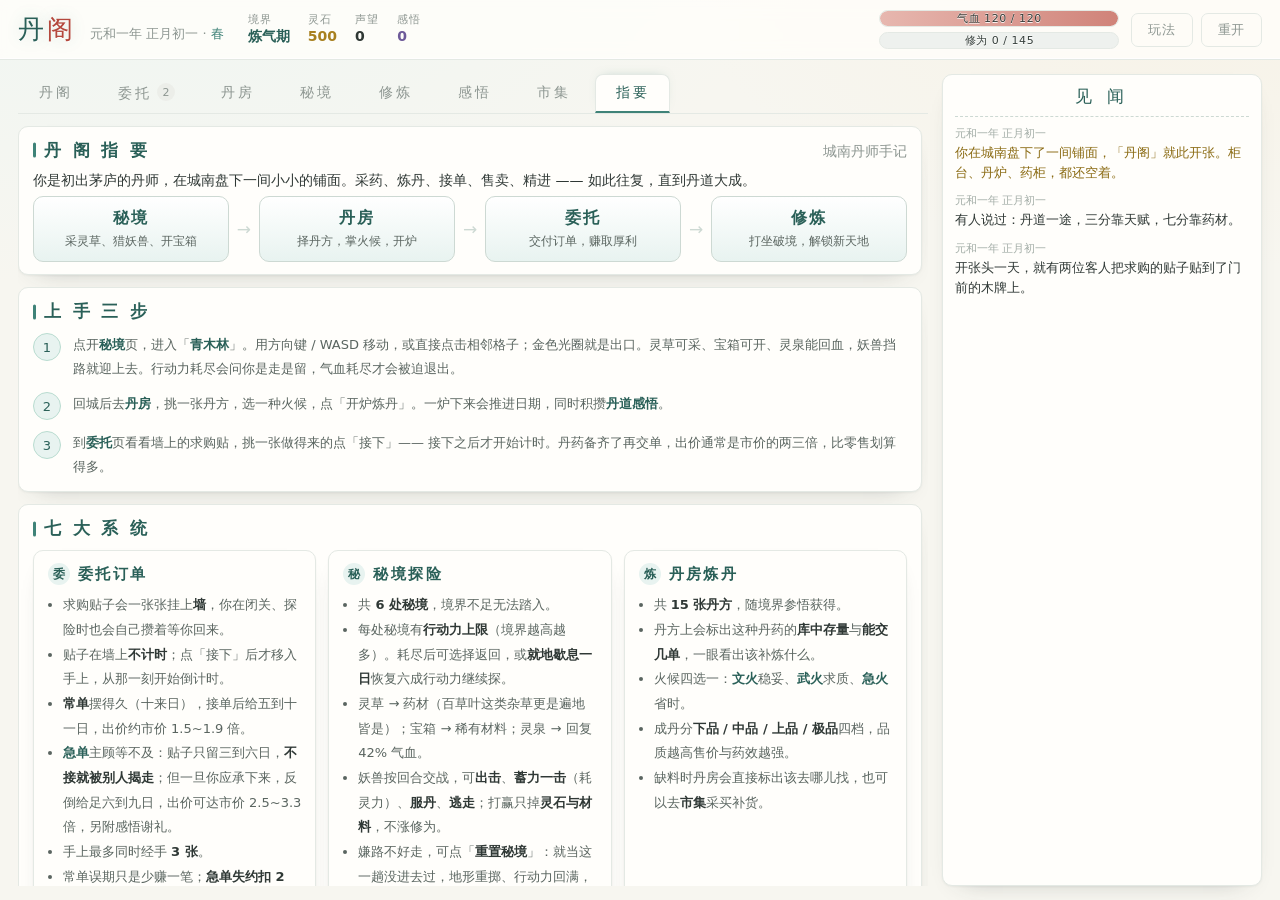
<file: index.html>
<!DOCTYPE html>
<html lang="zh-CN">

<head>
  <meta charset="UTF-8">
  <meta name="viewport" content="width=device-width, initial-scale=1">
  <title>丹阁 · 玄幻丹药经营</title>
  <link rel="stylesheet" href="css/style.css">
</head>

<body>
  <div id="app">
    <header id="hud-wrap">
      <div id="hud"></div>
      <div id="hud-tools">
        <button class="btn ghost" id="btn-guide">玩法</button>
        <button class="btn ghost" id="btn-reset">重开</button>
      </div>
    </header>
    <div id="body">
      <main id="stage">
        <nav id="tabs"></nav>
        <div id="view"></div>
      </main>
      <aside id="right">
        <div id="logbox"></div>
      </aside>
    </div>
  </div>

  <!-- 战斗层挂 body 级：贴在 canvas 上的话，窄屏会被 .canvas-box 的 overflow 裁掉按钮 -->
  <div id="battle-layer" class="hidden"></div>
  <div id="modal-layer" class="hidden"></div>
  <div id="toasts"></div>

  <script src="js/data.js"></script>
  <script src="js/core.js"></script>
  <script src="js/systems.js"></script>
  <script src="js/scene.js"></script>
  <script src="js/ui.js"></script>
  <script src="js/main.js"></script>
</body>

</html>
</file>
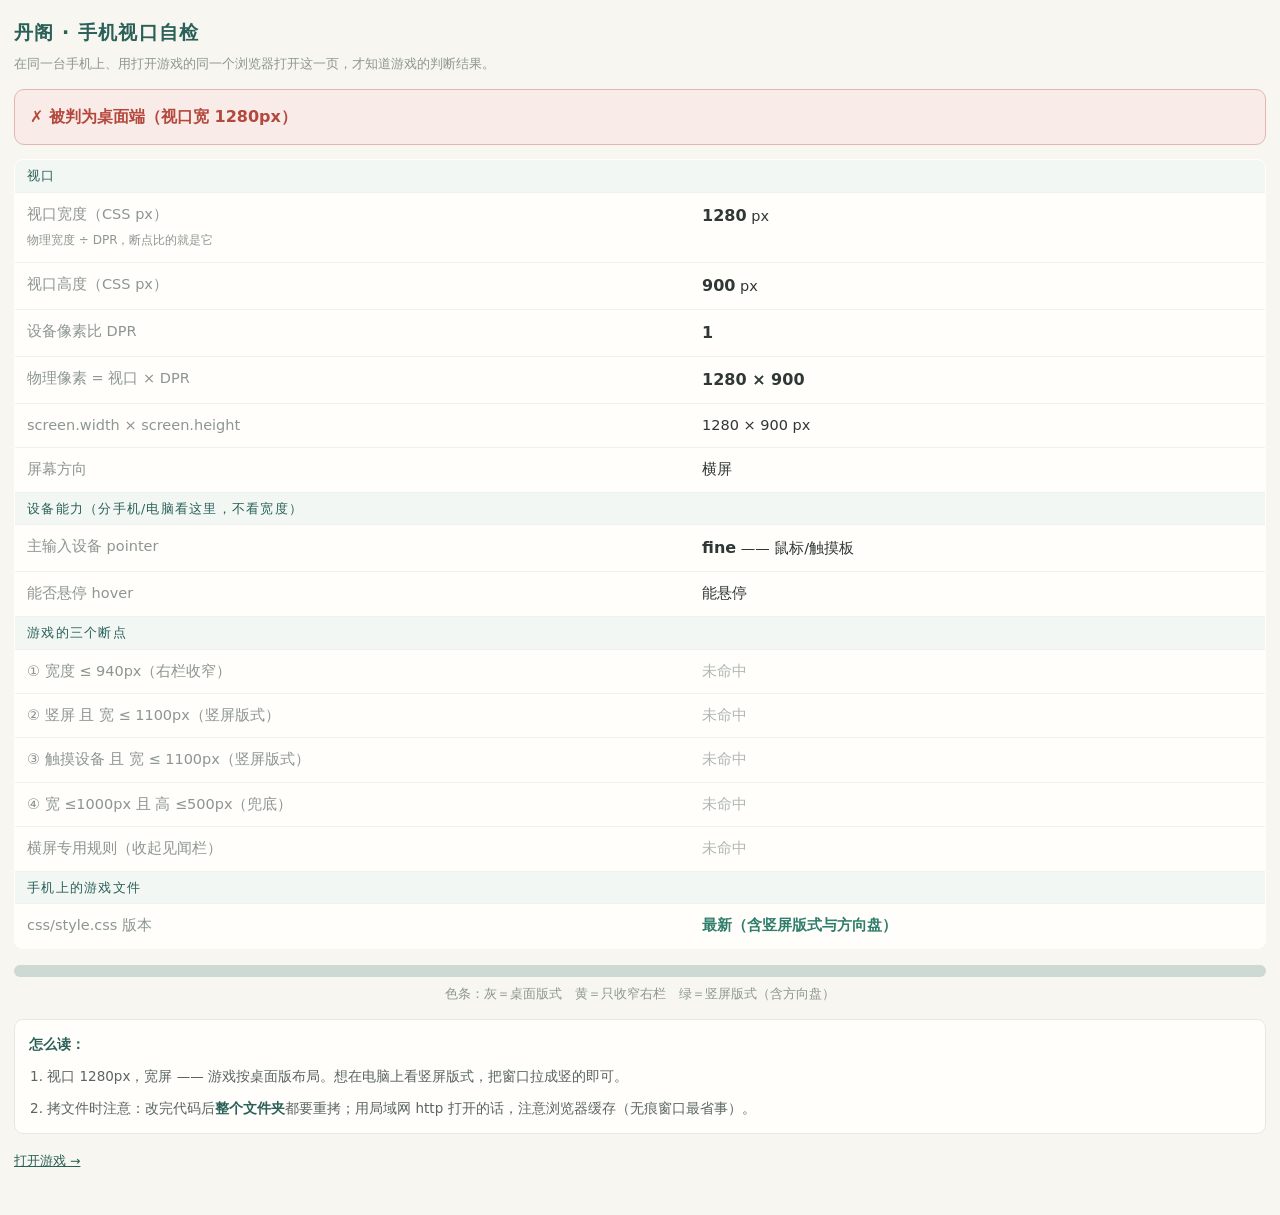
<file: z-TempForAI/viewport-check.html>
<!DOCTYPE html>
<html lang="zh-CN">

<head>
  <meta charset="UTF-8">
  <meta name="viewport" content="width=device-width, initial-scale=1">
  <title>丹阁 · 手机视口自检</title>
  <!-- 加载游戏样式表只为读出 --dange-css-ver（判断手机上是不是最新 CSS）；随之而来的全局样式由下面这层 <style> 覆盖 -->
  <link rel="stylesheet" href="../css/style.css" onerror="window.__vhCssMissing=1">
  <style>
    /* 覆盖游戏样式表的影响：本页只要「白底 + 可滚动」 */
    html, body { height: auto; overflow: auto; }
    body {
      background: #f7f6f0; color: #2f3835;
      margin: 0; padding: 16px 14px 30px;
      font: 15px/1.75 "Microsoft YaHei", "PingFang SC", system-ui, sans-serif;
      -webkit-text-size-adjust: 100%;
    }

    h1 { margin: 0 0 4px; font-size: 19px; letter-spacing: .06em; color: #2a6058; }
    .vh-sub { margin: 0 0 14px; font-size: 12.5px; color: #8d9691; }

    .vh-verdict { padding: 13px 15px; border-radius: 10px; font-weight: 700; margin-bottom: 14px; font-size: 16px; }
    .vh-verdict.yes { background: #e8f3f0; border: 1px solid #b9dcd0; color: #2f7d6a; }
    .vh-verdict.mid { background: #f9f2dd; border: 1px solid #e0cd9c; color: #8a6a12; }
    .vh-verdict.no { background: #f8ebe8; border: 1px solid #e2b6b0; color: #b4483d; }

    table { width: 100%; border-collapse: collapse; background: #fffefb; border: 1px solid #e4e9e4; border-radius: 9px; overflow: hidden; font-size: 14.5px; }
    td { padding: 9px 12px; border-bottom: 1px solid #eef1ee; vertical-align: top; }
    td:first-child { color: #8d9691; width: 54%; }
    td b { font-size: 16px; }
    tr:last-child td { border-bottom: 0; }
    tr.vh-sep td { background: #f2f7f4; color: #2a6058; font-size: 12.5px; letter-spacing: .1em; padding: 5px 12px; }

    .vh-hit { color: #2f7d6a; font-weight: 700; }
    .vh-miss { color: #b0b8b3; }
    .vh-bad { color: #b4483d; font-weight: 700; }

    .vh-block { margin-top: 14px; padding: 12px 14px; background: #fffefb; border: 1px solid #e4e9e4; border-radius: 9px; font-size: 13.5px; line-height: 1.8; color: #5a6560; }
    .vh-block b { color: #2a6058; }
    .vh-block ol { margin: 8px 0 0; padding-left: 1.35em; }
    .vh-block li { margin-bottom: 8px; }
    .vh-block li:last-child { margin-bottom: 0; }

    .vh-probe { height: 12px; border-radius: 6px; background: #cdd9d3; margin-top: 16px; }
    .vh-probe-label { margin-top: 6px; font-size: 12.5px; color: #8d9691; text-align: center; }
    @media (max-width: 940px) { .vh-probe { background: #e0cd9c; } }
    /* 与 css/style.css 的竖屏断点保持一致 */
    @media (orientation: portrait) and (max-width: 1100px), (pointer: coarse) and (max-width: 1100px), (max-width: 1000px) and (max-height: 500px) { .vh-probe { background: #2f7d6a; } }
  </style>
</head>

<body>
  <h1>丹阁 · 手机视口自检</h1>
  <p class="vh-sub">在同一台手机上、用打开游戏的同一个浏览器打开这一页，才知道游戏的判断结果。</p>

  <div id="vh-verdict" class="vh-verdict"></div>
  <table>
    <tbody id="vh-rows"></tbody>
  </table>

  <div class="vh-probe"></div>
  <div class="vh-probe-label">色条：灰＝桌面版式　黄＝只收窄右栏　绿＝竖屏版式（含方向盘）</div>

  <div class="vh-block" id="vh-tips"></div>

  <p class="vh-sub" style="margin-top:16px">
    <a href="../index.html" style="color:#2a6058">打开游戏 →</a>
  </p>

  <script>
    (function () {
      var Q_PHONE = '(orientation: portrait) and (max-width: 1100px), (pointer: coarse) and (max-width: 1100px), (max-width: 1000px) and (max-height: 500px)';
      var Q_LAND = '(max-width: 1000px) and (max-height: 500px), (pointer: coarse) and (orientation: landscape) and (max-height: 620px)';
      var lastKey = null;

      function render() {
        var W = window.innerWidth, H = window.innerHeight;
        var dpr = window.devicePixelRatio || 1;
        var sc = window.screen || {};
        var q = function (s) { return window.matchMedia(s).matches; };

        var m940 = q('(max-width: 940px)');
        var mPortrait = q('(orientation: portrait) and (max-width: 1100px)');
        var mCoarse = q('(pointer: coarse)');
        var mTouchWide = mCoarse && q('(max-width: 1100px)');
        var mShort = q('(max-width: 1000px) and (max-height: 500px)');
        var mPhone = q(Q_PHONE);
        var mLand = q(Q_LAND);
        var portrait = q('(orientation: portrait)');

        // 读游戏样式表里的版本号：旧版 CSS 没有这个变量
        var ver = '';
        try {
          ver = (getComputedStyle(document.documentElement).getPropertyValue('--dange-css-ver') || '').trim();
        } catch (e) { }
        var cssState = window.__vhCssMissing ? 'missing' : (ver ? 'ok' : 'old');

        var v = document.getElementById('vh-verdict');
        if (mPhone) {
          v.className = 'vh-verdict yes';
          v.textContent = '✓ 游戏会启用竖屏版式'
            + (mPortrait ? '（靠"竖屏"条件）' : mCoarse ? '（靠"触摸设备"条件）' : '（靠"矮屏"兜底条件）');
        } else if (m940) {
          v.className = 'vh-verdict mid';
          v.textContent = '△ 只会收窄右栏，未进竖屏版式（横屏且非触摸设备）';
        } else {
          v.className = 'vh-verdict no';
          v.textContent = '✗ 被判为桌面端（视口宽 ' + W + 'px）';
        }

        function row(k, val) { return '<tr><td>' + k + '</td><td>' + val + '</td></tr>'; }
        function flag(ok) { return ok ? '<span class="vh-hit">命中</span>' : '<span class="vh-miss">未命中</span>'; }
        function sep(t) { return '<tr class="vh-sep"><td colspan="2">' + t + '</td></tr>'; }

        document.getElementById('vh-rows').innerHTML =
          sep('视口') +
          row('视口宽度（CSS px）<br><span style="font-size:12px">物理宽度 ÷ DPR，断点比的就是它</span>', '<b>' + W + '</b> px') +
          row('视口高度（CSS px）', '<b>' + H + '</b> px') +
          row('设备像素比 DPR', '<b>' + dpr + '</b>') +
          row('物理像素 = 视口 × DPR', '<b>' + Math.round(W * dpr) + ' × ' + Math.round(H * dpr) + '</b>') +
          row('screen.width × screen.height', (sc.width || '?') + ' × ' + (sc.height || '?') + ' px') +
          row('屏幕方向', portrait ? '竖屏' : '横屏') +
          sep('设备能力（分手机/电脑看这里，不看宽度）') +
          row('主输入设备 pointer', mCoarse
            ? '<b>coarse</b> —— 手指/触摸笔'
            : '<b>fine</b> —— 鼠标/触摸板') +
          row('能否悬停 hover', q('(hover: none)') ? '不能悬停（典型触摸设备）' : '能悬停') +
          sep('游戏的三个断点') +
          row('① 宽度 ≤ 940px（右栏收窄）', flag(m940)) +
          row('② 竖屏 且 宽 ≤ 1100px（竖屏版式）', flag(mPortrait)) +
          row('③ 触摸设备 且 宽 ≤ 1100px（竖屏版式）', flag(mTouchWide)) +
          row('④ 宽 ≤1000px 且 高 ≤500px（兜底）', flag(mShort)) +
          row('横屏专用规则（收起见闻栏）', flag(mLand)) +
          sep('手机上的游戏文件') +
          row('css/style.css 版本', cssState === 'missing'
            ? '<span class="vh-bad">文件不存在</span>'
            : cssState === 'ok'
              ? '<span class="vh-hit">最新（含竖屏版式与方向盘）</span>'
              : '<span class="vh-bad">旧版（没有竖屏版式）</span>');

        var tips = [];
        if (cssState === 'missing') {
          tips.push('<b>找不到 ../css/style.css</b> —— 手机上的文件夹不完整。把电脑上的整个项目文件夹重新拷过去，别只拷 index.html。');
        } else if (cssState === 'old') {
          tips.push('<b>手机上的 CSS 是旧版</b>（没有竖屏版式）—— 这就是"没效果"的直接原因。把整个文件夹重新拷一次，再用无痕窗口打开（避开缓存）。');
        } else if (mPhone) {
          tips.push('断点、文件都没问题，<b>游戏应该已经进了竖屏版式</b>：单栏、见闻缩到底部一条、秘境地图下方有一组方向键、战斗按钮 2×2。');
          tips.push('若游戏仍是电脑版的宽扁样子：先确认打开的是<b>这个文件夹里</b>的 index.html（手机上可能存了不止一份），再强制刷新一次。');
        } else if (portrait && mCoarse) {
          tips.push('你是触摸设备、竖屏握持，视口却宽达 ' + W + 'px（手机竖屏通常是 360~430px），超出了 1100px 档。');
          tips.push('视口被撑这么宽，多半是浏览器开着 <b>「电脑版网站 / 请求桌面站点」</b>。关掉它，或换用系统自带浏览器直接打开游戏文件。');
        } else if (portrait) {
          tips.push('竖屏窗口（宽 ' + W + 'px）—— 游戏会走竖屏版式。这也正是"在电脑上模拟手机"的直观做法：把窗口拉竖。');
        } else if (W > 1100) {
          tips.push('视口 ' + W + 'px，宽屏 —— 游戏按桌面版布局。想在电脑上看竖屏版式，把窗口拉成竖的即可。');
        } else {
          tips.push('视口 ' + W + 'px 且是横屏、非触摸设备：游戏只收窄右栏。折叠屏展开态（横屏）目前正是落在这一档。');
        }
        tips.push('拷文件时注意：改完代码后<b>整个文件夹</b>都要重拷；用局域网 http 打开的话，注意浏览器缓存（无痕窗口最省事）。');

        document.getElementById('vh-tips').innerHTML =
          '<b>怎么读：</b><ol><li>' + tips.join('</li><li>') + '</li></ol>';

        lastKey = key();
      }

      function key() {
        return window.innerWidth + 'x' + window.innerHeight + 'x'
          + (window.matchMedia('(orientation: portrait)').matches ? 'P' : 'L');
      }

      render();
      // 转屏 / 改窗口大小时重新判定（手机上把屏幕转过来是最常见的动作）。
      // 后台页面可能被浏览器节流、收不到 resize，所以再用定时器兜一层底。
      document.addEventListener('visibilitychange', render);
      window.addEventListener('resize', render);
      window.addEventListener('orientationchange', function () { setTimeout(render, 150); });
      setInterval(function () { if (key() !== lastKey) render(); }, 400);
    })();
  </script>
</body>

</html>
</file>
<file: css/style.css>
/* ============================================================
 * 丹阁 · 样式  ——  淡雅「青」主题
 * ==========================================================*/
:root {
  /* 纸与墨 */
  --paper: #f7f6f0;
  --panel: #fffefb;
  --panel2: #f2f7f4;
  --ink: #2f3835;
  --ink2: #5a6560;
  --dim: #8d9691;
  --line: #e4e9e4;
  --line2: #cdd9d3;

  /* 主题：青 */
  --qing: #3f8378;
  --qing-d: #2a6058;
  --qing-l: #e8f3f0;

  /* 点缀：朱砂 / 藤黄 / 紫 */
  --zhu: #b4483d;
  --zhu-l: #f8ebe8;
  --teng-l: #f9f2dd;
  --zi: #6d5a99;

  /* 兼容旧变量名 */
  --gold: #a8801f;
  --gold2: #8a6a12;
  --good: #2f7d6a;
  --bad: #b4483d;

  --shadow: 0 1px 2px rgba(47, 56, 53, .05), 0 10px 26px -20px rgba(47, 56, 53, .45);

  /* 样式版本号：z-TempForAI/viewport-check.html 读它来判断手机上跑的是不是最新 CSS */
  --dange-css-ver: 1;
}

* { box-sizing: border-box; }

html, body { height: 100%; margin: 0; }

body {
  background:
    radial-gradient(1100px 640px at 10% -12%, #eef6f3 0%, transparent 62%),
    radial-gradient(900px 560px at 94% -6%, #f7f2e6 0%, transparent 58%),
    var(--paper);
  color: var(--ink);
  font-family: "Microsoft YaHei", "PingFang SC", system-ui, sans-serif;
  font-size: 14px;
  overflow: hidden;
}

button { font-family: inherit; }

.hidden { display: none !important; }
.dim { color: var(--dim); }
.good-t { color: var(--good); }
.bad-t { color: var(--bad); }
.gold { color: var(--gold); }
.ins { color: var(--zi); }
.hi { color: var(--qing-d); }

/* ---------------- 布局 ---------------- */
#app { height: 100vh; display: grid; grid-template-rows: auto 1fr; }

#hud-wrap {
  position: relative;
  display: flex;
  align-items: center;
  gap: 12px;
  padding: 10px 18px;
  border-bottom: 1px solid var(--line);
  background: rgba(255, 254, 251, .82);
  backdrop-filter: blur(8px);
  box-shadow: inset 0 -1px 0 rgba(255, 255, 255, .8);
}

#hud { flex: 1; display: flex; align-items: center; gap: 24px; min-width: 0; }

.hud-left { display: flex; align-items: baseline; gap: 14px; }

.brand {
  font-family: "Songti SC", "STSong", "SimSun", serif;
  font-size: 26px;
  letter-spacing: .12em;
  color: var(--qing-d);
  text-shadow: 0 1px 0 #fff, 0 0 16px rgba(63, 131, 120, .22);
}
.brand em { color: var(--zhu); font-style: normal; }

.date { color: var(--dim); font-size: 13px; }
.date .season { color: var(--qing); }

.hud-stats { display: flex; gap: 18px; flex: 1; min-width: 0; }
.stat { display: flex; flex-direction: column; line-height: 1.35; white-space: nowrap; }
.stat label { font-size: 11px; color: var(--dim); letter-spacing: .1em; }
.stat b { font-size: 14px; font-weight: 600; }
.stat b.realm { color: var(--qing-d); }

.hud-bars { display: flex; flex-direction: column; gap: 5px; width: 240px; }

.bar {
  position: relative;
  height: 17px;
  border-radius: 9px;
  background: #eef1ee;
  border: 1px solid var(--line);
  overflow: hidden;
}
.bar i { display: block; height: 100%; transition: width .35s ease; border-radius: 9px; }
.bar span {
  position: absolute; inset: 0;
  display: flex; align-items: center; justify-content: center;
  font-size: 11px; letter-spacing: .05em;
  color: #37403c;
  text-shadow: 0 1px 0 rgba(255, 255, 255, .9), 0 -1px 0 rgba(255, 255, 255, .55);
}
.bar.hp i { background: linear-gradient(90deg, #e7b7af, #d08379); }
.bar.exp i { background: linear-gradient(90deg, #a9d6cc, #74b3a5); }
.bar.big { height: 22px; }
.bar.big span { font-size: 12px; }

#hud-tools { display: flex; gap: 8px; }

#body {
  display: grid;
  grid-template-columns: 1fr 320px;
  gap: 14px;
  padding: 14px 18px;
  min-height: 0;
}

/* min-width:0：grid 子项默认按内容撑开，窄屏会被列表内容顶出整页横向滚动条 */
#stage { display: flex; flex-direction: column; min-height: 0; min-width: 0; }

#tabs { display: flex; gap: 4px; flex-wrap: wrap; border-bottom: 1px solid var(--line); }

.tab {
  position: relative;
  padding: 8px 20px;
  background: transparent;
  border: 1px solid transparent;
  border-bottom: 2px solid transparent;
  border-radius: 8px 8px 0 0;
  color: var(--dim);
  cursor: pointer;
  font-size: 14px;
  letter-spacing: .18em;
  transition: .18s;
}
.tab:hover { color: var(--qing-d); background: var(--qing-l); }
.tab.on {
  color: var(--qing-d);
  background: var(--panel);
  border-color: var(--line);
  border-bottom-color: var(--qing);
  box-shadow: 0 -3px 12px -8px rgba(63, 131, 120, .5);
}
.badge {
  font-style: normal;
  display: inline-grid; place-items: center;
  min-width: 18px; height: 18px; padding: 0 5px;
  margin-left: 6px; border-radius: 9px;
  background: #eceee9; color: var(--dim);
  font-size: 11px; letter-spacing: 0; vertical-align: 2px;
}
.badge.hot { background: var(--zhu); color: #fff; }

#view { flex: 1; overflow-y: auto; padding: 12px 6px 0 0; min-height: 0; }

#right { min-height: 0; display: flex; }

#logbox {
  flex: 1;
  overflow-y: auto;
  background: var(--panel);
  border: 1px solid var(--line);
  border-radius: 10px;
  padding: 10px 12px;
  box-shadow: var(--shadow);
}
.log-title {
  font-family: "Songti SC", "STSong", "SimSun", serif;
  font-size: 17px; letter-spacing: .3em; color: var(--qing-d);
  border-bottom: 1px dashed var(--line2);
  padding-bottom: 8px; margin-bottom: 8px;
  text-align: center;
}
.log-item { margin-bottom: 9px; font-size: 13px; line-height: 1.55; }
.log-item .lt { color: #a2aca6; font-size: 11px; display: block; }
.log-item p { margin: 1px 0 0; }
.log-item.good p { color: #2f7d6a; }
.log-item.bad p { color: #a8412f; }
.log-item.big p { color: #8a6a12; }
.log-item.insight p { color: #6d5a99; }
.log-item.cult p { color: #2f6b8f; }
.log-item.warn p { color: #9a7418; }
/* 例行通知：撤贴、药力消退之类，看得到但不抢眼 */
.log-item.dim p { color: #b3bcb7; font-size: 12px; }
.log-item.dim .lt { color: #c3cbc6; }

/* ---------------- 卡片 ---------------- */
.card {
  background: var(--panel);
  border: 1px solid var(--line);
  border-radius: 10px;
  padding: 12px 14px;
  margin-bottom: 12px;
  box-shadow: var(--shadow);
}
.card-hd {
  display: flex; align-items: baseline; justify-content: space-between;
  gap: 12px; margin-bottom: 10px;
}
.card-hd h3 {
  margin: 0;
  font-family: "Songti SC", "STSong", "SimSun", serif;
  font-size: 17px; letter-spacing: .22em; color: var(--qing-d);
  padding-left: 11px; position: relative;
}
.card-hd h3::before {
  content: ''; position: absolute; left: 0; top: 50%; transform: translateY(-50%);
  width: 3px; height: 15px; border-radius: 2px; background: var(--qing);
}
.card-ft {
  display: flex; align-items: center; justify-content: space-between;
  gap: 10px; margin-top: 10px;
  padding-top: 10px; border-top: 1px dashed var(--line2);
}
.card-ft.wrap { flex-wrap: wrap; }
.pad { margin: 6px 0; }

.grid2 { display: grid; grid-template-columns: 1fr 1fr; gap: 12px; align-items: start; }
.grid2.wide-left { grid-template-columns: 1.55fr 1fr; }
.grid3 { display: grid; grid-template-columns: repeat(3, 1fr); gap: 12px; }

.mini {
  background: var(--panel); border: 1px solid var(--line);
  border-radius: 10px; padding: 10px 14px;
  display: flex; flex-direction: column; gap: 4px;
  box-shadow: var(--shadow);
}
.mini label { font-size: 11px; color: var(--dim); letter-spacing: .1em; }
.mini b { font-size: 18px; color: var(--qing-d); }

.hint-bar {
  background: linear-gradient(90deg, var(--qing-l), rgba(232, 243, 240, .25));
  border-left: 3px solid var(--qing);
  padding: 9px 14px; border-radius: 6px; margin-bottom: 12px;
  font-size: 13px; color: var(--ink2); line-height: 1.75;
}
.hint-bar b { color: var(--qing-d); }

/* ---------------- 按钮 ---------------- */
.btn {
  padding: 7px 16px;
  border-radius: 7px;
  border: 1px solid var(--line2);
  background: #fff;
  color: var(--ink2);
  cursor: pointer;
  font-size: 13px;
  letter-spacing: .05em;
  transition: .16s;
}
.btn:hover:not(:disabled) {
  border-color: var(--qing); color: var(--qing-d);
  background: var(--qing-l); transform: translateY(-1px);
}
.btn:disabled { opacity: .42; cursor: not-allowed; }
.btn.primary {
  background: linear-gradient(180deg, #4a9084, var(--qing));
  border-color: var(--qing-d);
  color: #fff;
  text-shadow: 0 1px 1px rgba(0, 0, 0, .12);
}
.btn.primary:hover:not(:disabled) { background: linear-gradient(180deg, #407f75, var(--qing-d)); color: #fff; }
.btn.ghost { background: transparent; border-color: var(--line); color: var(--dim); }
.btn.ghost:hover:not(:disabled) { color: var(--qing-d); border-color: var(--line2); background: var(--panel2); }
.btn.tiny { padding: 4px 10px; font-size: 12px; border-radius: 6px; }
.btn.wide { width: 100%; margin: 0 0 6px; text-align: left; }

.inp {
  background: #fff; border: 1px solid var(--line2); color: var(--ink);
  border-radius: 6px; padding: 5px 8px; font-size: 13px; font-family: inherit;
}
.inp.price { width: 82px; }
.inp:focus { outline: none; border-color: var(--qing); box-shadow: 0 0 0 3px var(--qing-l); }

/* ---------------- 丹阁 ---------------- */
.shelf-list { display: flex; flex-direction: column; gap: 7px; }
.slot {
  display: flex; align-items: center; gap: 10px;
  background: var(--panel2);
  border: 1px solid var(--line);
  border-radius: 8px; padding: 8px 12px;
}
.slot.empty { color: #b3bcb7; justify-content: center; border-style: dashed; font-size: 12px; background: transparent; }
.slot-name { flex: 1; font-size: 14px; }
.slot-mid { display: flex; align-items: center; gap: 8px; }
.slot-right { display: flex; align-items: center; gap: 8px; width: 128px; justify-content: flex-end; }

.qn { font-size: 12px; margin-right: 5px; letter-spacing: .05em; }

.tag {
  font-size: 11px; padding: 2px 7px; border-radius: 4px;
  border: 1px solid var(--line2); color: var(--ink2); background: #fff;
}
.tag.good { color: var(--good); border-color: #a9d3c6; background: #eef8f4; }
.tag.bad { color: var(--bad); border-color: #e2b6b0; background: var(--zhu-l); }
.tag.cult { color: #2f6b8f; border-color: #b3d0e2; background: #eef5fa; }
.tag.heal { color: #2f7d6a; border-color: #a9d3c6; background: #eef8f4; }
.tag.buff { color: #9a7418; border-color: #e0cd9c; background: var(--teng-l); }
.tag.beauty { color: #a5528a; border-color: #e0b8d4; background: #f9eef6; }
.tag.rare { color: var(--zhu); border-color: #e2b6b0; background: var(--zhu-l); }

.stock-list { display: flex; flex-direction: column; gap: 6px; max-height: 330px; overflow-y: auto; }
.pill-row {
  display: grid; grid-template-columns: 1fr auto 88px auto;
  align-items: center; gap: 8px;
  padding: 6px 10px; border-radius: 7px;
  background: var(--panel2); border: 1px solid var(--line);
}
.pr-name { font-size: 13px; }
.pr-cnt { color: var(--dim); font-size: 12px; }

/* ---------------- 丹房 ---------------- */
.recipe-list { display: flex; flex-direction: column; gap: 8px; max-height: 560px; overflow-y: auto; padding-right: 4px; }
.recipe {
  border: 1px solid var(--line); border-radius: 9px; padding: 10px 12px;
  cursor: pointer; transition: .16s;
  background: var(--panel2);
}
.recipe:hover { border-color: var(--line2); background: #fff; }
.recipe.on {
  border-color: var(--qing);
  background: linear-gradient(90deg, var(--qing-l), rgba(255, 255, 255, .3));
  box-shadow: 0 0 0 3px var(--qing-l);
}
.rc-hd { display: flex; justify-content: space-between; align-items: baseline; gap: 10px; }
.rc-hd b { font-size: 15px; letter-spacing: .08em; color: var(--qing-d); }
.rc-hd-r { display: flex; align-items: baseline; gap: 8px; flex: 0 0 auto; }

.rc-stock {
  font-size: 11.5px; padding: 1px 7px; border-radius: 4px; white-space: nowrap;
  border: 1px solid var(--line2); color: var(--ink2); background: #fff;
}
.rc-stock.ok { color: var(--good); border-color: #a9d3c6; background: #eef8f4; }
.rc-stock.mid { color: #9a7418; border-color: #e0cd9c; background: var(--teng-l); }
.rc-stock.short { color: var(--zhu); border-color: #e2b6b0; background: var(--zhu-l); }
.rc-stock.none { color: var(--dim); border-style: dashed; background: transparent; }

.stock-detail { font-size: 11.5px; color: #b0b8b3; margin-left: 4px; }
.rc-tag { display: flex; gap: 8px; align-items: center; margin: 6px 0; font-size: 12px; }
.rc-mats { display: flex; flex-wrap: wrap; gap: 6px; }
.mat {
  font-size: 12px; padding: 2px 8px; border-radius: 4px;
  background: #eef8f4; border: 1px solid #b9dcd0; color: #2f7d6a;
}
.mat.lack { background: var(--zhu-l); border-color: #e2b6b0; color: #a8412f; }
.rc-ok { margin-top: 6px; font-size: 12px; }
.lack-tip { color: var(--dim); font-size: 11.5px; }

.fire-list { display: flex; flex-direction: column; gap: 7px; }
.fire {
  display: flex; flex-direction: column; align-items: flex-start; gap: 2px;
  padding: 8px 12px; border-radius: 8px; cursor: pointer;
  background: var(--panel2); border: 1px solid var(--line);
  color: var(--ink); text-align: left; transition: .16s;
}
.fire span { font-size: 11px; color: var(--dim); }
.fire:hover { border-color: var(--line2); background: #fff; }
.fire.on { border-color: var(--qing); background: var(--qing-l); }
.fire.on b { color: var(--qing-d); }

/* 开炉预估：炸炉 + 四档品质的绝对概率 */
.odds { margin-top: 10px; padding-top: 10px; border-top: 1px dashed var(--line2); }
.odds-hd {
  display: flex; justify-content: space-between; align-items: baseline;
  margin-bottom: 7px; font-size: 12.5px; color: var(--qing-d); letter-spacing: .14em;
}
.odds-hd .dim { letter-spacing: 0; font-size: 12px; }
.odds-bar {
  display: flex; height: 11px; border-radius: 6px; overflow: hidden;
  background: #eceeeb; border: 1px solid var(--line);
}
.odds-bar i { display: block; min-width: 0; transition: flex-grow .25s ease; }
.odds-legend { display: flex; flex-wrap: wrap; gap: 4px 12px; margin-top: 7px; font-size: 12px; color: var(--dim); }
.odds-legend span { display: inline-flex; align-items: center; gap: 4px; white-space: nowrap; }
.odds-legend em { width: 8px; height: 8px; border-radius: 2px; flex: 0 0 8px; }
.odds-legend b { color: var(--ink); font-weight: 600; }
.odds-legend .fail b { color: var(--dim); }

/* ---------------- 委托订单 ---------------- */
.shop-notice { padding: 12px 14px 14px; }
.notice-item {
  border: 1px solid var(--line); border-radius: 9px;
  padding: 10px 13px; background: var(--panel2);
}
.notice-item.accent { background: linear-gradient(180deg, #fff, var(--qing-l)); border-color: #b9dcd0; }
.notice-item b {
  font-family: "Songti SC", "STSong", "SimSun", serif;
  font-size: 15px; letter-spacing: .14em; color: var(--qing-d); display: block; margin-bottom: 4px;
}
.notice-item p { margin: 0; font-size: 12.5px; line-height: 1.75; color: var(--ink2); }
.notice-item p b { display: inline; font-family: inherit; font-size: inherit; letter-spacing: 0; }
.notice-item .btn { margin-top: 9px; }

/* min(Xpx,100%)：容器比 X 还窄时（手机）自动收成一列，别把页面顶宽 */
.ord-list { display: grid; grid-template-columns: repeat(auto-fill, minmax(min(300px, 100%), 1fr)); gap: 11px; }
.ord {
  border: 1px solid var(--line); border-left: 3px solid var(--line2);
  border-radius: 9px; padding: 10px 13px;
  background: var(--panel2);
  display: flex; flex-direction: column; gap: 7px;
  transition: .18s;
}
.ord.ready { background: linear-gradient(180deg, #fff, #f1f9f5); border-color: #b9dcd0; border-left-color: var(--qing); }
.ord.rush { border-left-color: var(--zhu); background: linear-gradient(180deg, #fff, #fdf4f2); }
.ord.rush.ready { border-left-color: var(--zhu); box-shadow: 0 0 0 3px var(--zhu-l); }
/* 墙上待接的贴子：虚线左边框，与已接的区分开 */
.ord.pending { border-left-style: dashed; background: #fbfbf8; }
.ord.pending.rush { border-left-color: var(--zhu); }
.ord.pending .ord-want b { color: var(--ink); }

.ord-hd { display: flex; align-items: center; gap: 7px; flex-wrap: wrap; }
.ord-hd b { font-size: 14px; letter-spacing: .08em; }
.ord-dot { width: 9px; height: 9px; border-radius: 50%; flex: 0 0 9px; }
.ord-reason { font-size: 12px; color: var(--dim); flex: 1; min-width: 0; }

.ord-want { font-size: 13.5px; color: var(--ink2); }
.ord-want b { color: var(--qing-d); font-size: 15px; letter-spacing: .06em; }
.ord-q {
  font-size: 11.5px; margin-left: 6px; padding: 1px 7px; border-radius: 4px;
  background: #fff; border: 1px solid var(--line2); color: var(--ink2);
}

.ord-meta { display: flex; gap: 14px; flex-wrap: wrap; font-size: 12.5px; color: var(--ink2); }
.ord-meta b { font-size: 14px; }

.ord-ft {
  display: flex; align-items: center; gap: 8px;
  padding-top: 8px; border-top: 1px dashed var(--line2);
}
.ord-left { font-size: 12.5px; color: var(--ink2); }
.ord-stock { font-size: 12.5px; margin-right: auto; }

.tag.rush { color: #fff; background: var(--zhu); border-color: var(--zhu); letter-spacing: .08em; }
.tag.rush.plain { color: var(--zhu); background: var(--zhu-l); border-color: #e2b6b0; }
.tag.open-tag { color: var(--qing-d); background: var(--qing-l); border-color: #b9dcd0; }

@media (max-width: 940px) {
  .ord-list { grid-template-columns: 1fr; }
}

/* ---------------- 秘境 ---------------- */
.dg-list { display: grid; grid-template-columns: repeat(auto-fill, minmax(min(310px, 100%), 1fr)); gap: 12px; }
.dg-card {
  border: 1px solid var(--line); border-radius: 10px; padding: 12px 14px;
  background: var(--panel2);
  display: flex; flex-direction: column; gap: 6px;
}
.dg-card.lock { opacity: .58; background: #f6f6f3; }
.dg-hd { display: flex; justify-content: space-between; align-items: baseline; }
.dg-hd b {
  font-family: "Songti SC", "STSong", "SimSun", serif;
  font-size: 17px; letter-spacing: .16em; color: var(--qing-d);
}
.dg-desc { margin: 0; font-size: 12.5px; color: var(--ink2); line-height: 1.7; }
.dg-mats { display: flex; flex-wrap: wrap; gap: 5px; }
.dg-enemy { font-size: 12px; }
.dg-ft { margin-top: auto; padding-top: 8px; display: flex; justify-content: flex-end; }

.explore-wrap { display: flex; flex-direction: column; gap: 10px; height: 100%; }
.explore-top {
  display: flex; align-items: center; gap: 22px; flex-wrap: wrap;
  background: var(--panel); border: 1px solid var(--line);
  border-radius: 10px; padding: 9px 16px;
  box-shadow: var(--shadow);
}
.et-item { display: flex; flex-direction: column; }
.et-item label { font-size: 11px; color: var(--dim); }
.et-item b { font-size: 14px; color: var(--qing-d); }
/* 灵力用紫色，和气血的青色区分开 */
.et-item b#et-mp { color: #6d5a99; }
.et-btns { display: flex; gap: 8px; margin-left: auto; }

.canvas-box {
  position: relative;
  border-radius: 10px; overflow: hidden;
  border: 1px solid var(--line2);
  box-shadow: var(--shadow);
  line-height: 0;
  /* 地图尺寸由 G.Scene 的 fitCanvas() 按这里的可用空间等比算（22:14），
     所以这块必须给出确定高度 —— flex 吃掉 #view 的剩余空间 */
  flex: 1 1 0; min-height: 120px;
  display: flex; align-items: center; justify-content: center;
}
#dg-canvas { max-width: 100%; height: auto; display: block; cursor: pointer; }
.explore-hint { font-size: 12px; color: var(--dim); text-align: center; }
/* 竖屏才把提示里的操控说明换成"方向键"版，桌面仍说键盘 */
.hint-port { display: none; }

/* 秘境方向盘：22×14 格的 canvas 在竖屏上每格只有十来像素，手指点不准，
   所以在地图下方给一排方向键。横屏/桌面不显示 —— 键盘、鼠标更顺手。 */
.dpad { display: none; }

/* ---------------- 战斗 ---------------- */
/* 全屏模态层：面板高于视口（窄屏/矮屏）时整层可滚，按钮永远够得着 */
#battle-layer {
  position: fixed; inset: 0; z-index: 55;
  display: flex; align-items: flex-start; justify-content: center;
  padding: 14px;
  overflow-y: auto;
  background: rgba(240, 244, 241, .82);
  line-height: 1.5;
  backdrop-filter: blur(3px);
}
.bt-panel {
  position: relative;
  margin: auto;                       /* 富余时居中，不足时从顶部起可滚 */
  width: min(660px, 100%);
  background: var(--panel);
  border: 1px solid var(--line2);
  border-radius: 14px;
  padding: 16px 20px;
  box-shadow: 0 24px 60px -26px rgba(47, 56, 53, .65);
  animation: pop .25s ease;
}
@keyframes pop { from { transform: scale(.94); opacity: 0; } to { transform: scale(1); opacity: 1; } }

.bt-top { display: flex; align-items: center; gap: 14px; margin-bottom: 10px; }
.bt-info { flex: 1; display: flex; flex-direction: column; gap: 5px; }
.bt-name { font-size: 15px; letter-spacing: .1em; color: var(--qing-d); }
.bt-num { font-size: 12px; color: var(--dim); }

.hpbar {
  height: 14px; border-radius: 7px; overflow: hidden;
  background: #eef1ee; border: 1px solid var(--line);
}
.hpbar i { display: block; height: 100%; transition: width .3s ease; }
.hpbar.enemy i { background: linear-gradient(90deg, #e7b7af, #cd7a70); }
.hpbar.player i { background: linear-gradient(90deg, #a9d6cc, #74b3a5); }

.bt-log {
  height: 128px; overflow-y: auto;
  background: var(--panel2);
  border: 1px solid var(--line); border-radius: 8px;
  padding: 8px 12px; font-size: 13px; color: var(--ink2);
  margin-bottom: 10px;
}
.bt-log .cur { color: var(--qing-d); font-weight: 600; }
.bt-bottom { display: flex; flex-direction: column; gap: 10px; }
.bt-actions { display: flex; gap: 8px; flex-wrap: wrap; }

.bt-float { position: absolute; inset: 0; pointer-events: none; }
.dmg {
  position: absolute; font-weight: 700; font-size: 24px;
  animation: floatUp .9s ease forwards;
  text-shadow: 0 1px 0 #fff, 0 -1px 0 #fff, 1px 0 0 #fff, -1px 0 0 #fff;
}
.dmg.enemy { top: 34px; left: 44%; color: #b06a1e; }
.dmg.player { bottom: 96px; left: 44%; color: var(--zhu); }
@keyframes floatUp {
  0% { transform: translateY(8px) scale(.8); opacity: 0; }
  30% { transform: translateY(0) scale(1.15); opacity: 1; }
  100% { transform: translateY(-34px) scale(1); opacity: 0; }
}

/* ---------------- 修炼 / 感悟 / 市集 ---------------- */
.realm-box { display: flex; flex-direction: column; gap: 10px; margin-bottom: 8px; }
.realm-name {
  font-family: "Songti SC", "STSong", "SimSun", serif;
  font-size: 30px; letter-spacing: .3em; color: var(--qing-d);
  text-align: center; text-shadow: 0 1px 0 #fff, 0 0 24px rgba(63, 131, 120, .28);
}
.attr-row { display: flex; gap: 18px; flex-wrap: wrap; font-size: 13px; color: var(--dim); }
.attr-row b { color: var(--ink); }

/* 突破预览 */
.break-preview {
  display: flex; align-items: baseline; flex-wrap: wrap; gap: 6px 10px;
  margin: 8px 0 10px; padding: 9px 12px;
  border: 1px solid #b9dcd0; border-radius: 8px;
  background: linear-gradient(180deg, #fff, var(--qing-l));
}
.bp-label { font-size: 11px; color: var(--dim); letter-spacing: .1em; }
.break-preview b { font-family: "Songti SC", "STSong", "SimSun", serif; font-size: 16px; letter-spacing: .12em; color: var(--qing-d); }
.bp-gain { font-size: 12px; color: var(--ink2); }
.bp-gain em { font-style: normal; color: var(--zhu); font-weight: 600; }

/* 按钮上的消耗金额 */
.btn .cost {
  display: block; font-style: normal; font-size: 11px;
  color: var(--teng); letter-spacing: 0; margin-top: 1px;
}
.btn:disabled .cost { color: var(--dim); }
.btn.primary .cost { color: #f3e3b8; }
.buff {
  color: var(--good); border: 1px solid #a9d3c6; background: #eef8f4;
  border-radius: 4px; padding: 1px 7px; font-size: 12px; margin-right: 6px;
}

.item-list { display: flex; flex-wrap: wrap; gap: 6px; }
.item-list .btn.wide { width: auto; min-width: 190px; }

.talent-grid { display: grid; grid-template-columns: repeat(auto-fill, minmax(min(212px, 100%), 1fr)); gap: 12px; }
.tal {
  background: var(--panel); border: 1px solid var(--line);
  border-radius: 10px; padding: 11px 13px;
  box-shadow: var(--shadow);
}
.tal-hd { display: flex; justify-content: space-between; align-items: baseline; }
.tal-hd b { color: var(--qing-d); letter-spacing: .1em; }
.tal-bar { height: 6px; background: #eceeeb; border-radius: 3px; margin: 8px 0; overflow: hidden; }
.tal-bar i { display: block; height: 100%; background: linear-gradient(90deg, #9fd0c6, var(--qing)); }
.tal-desc { font-size: 12px; color: var(--dim); margin: 0 0 9px; line-height: 1.6; }
.big-ins { font-size: 20px; }

/* 参悟按钮上的双消耗（感悟 + 灵石） */
.tal .btn.tiny {
  display: flex; flex-direction: column; align-items: center;
  gap: 1px; width: 100%; padding: 6px 10px; line-height: 1.35;
}
.tal .btn.tiny .cost { font-size: 11px; color: var(--teng); }
.tal .btn.tiny .cost.lack { color: var(--zhu); }
.tal .btn.primary .cost { color: #f0e0b4; }
.tal .btn.primary .cost.lack { color: #f0c0b8; }

.mk-list { display: flex; flex-direction: column; gap: 5px; max-height: 460px; overflow-y: auto; }
.mk-row {
  display: grid; grid-template-columns: 1fr 78px 130px;
  align-items: center; gap: 8px;
  padding: 6px 10px; border-radius: 7px;
  background: var(--panel2); border: 1px solid var(--line);
}
.mk-name em { font-style: normal; margin-left: 6px; font-size: 11px; }
.mk-price { text-align: right; font-size: 13px; }
.mk-act { display: flex; gap: 6px; justify-content: flex-end; }

/* ---------------- 指要 ---------------- */
.flow { display: flex; align-items: stretch; gap: 6px; flex-wrap: wrap; }
.flow-node {
  flex: 1 1 140px; text-align: center; padding: 11px 10px;
  border: 1px solid var(--line2); border-radius: 10px;
  background: linear-gradient(180deg, #fff, var(--qing-l));
}
.flow-node b {
  display: block;
  font-family: "Songti SC", "STSong", "SimSun", serif;
  font-size: 16px; letter-spacing: .12em; color: var(--qing-d); margin-bottom: 3px;
}
.flow-node span { font-size: 12px; color: var(--ink2); line-height: 1.55; }
.flow-arrow { align-self: center; color: var(--line2); font-size: 17px; padding: 0 2px; }

.guide-grid { display: grid; grid-template-columns: repeat(auto-fill, minmax(min(272px, 100%), 1fr)); gap: 12px; }
.gsec {
  border: 1px solid var(--line); border-radius: 10px; padding: 12px 14px;
  background: var(--panel); box-shadow: var(--shadow);
}
.gsec h4 {
  margin: 0 0 8px; display: flex; align-items: center; gap: 8px;
  font-family: "Songti SC", "STSong", "SimSun", serif;
  font-size: 15px; letter-spacing: .16em; color: var(--qing-d);
}
.gsec h4 em {
  font-style: normal; flex: 0 0 22px; height: 22px; border-radius: 50%;
  background: var(--qing-l); color: var(--qing-d);
  display: grid; place-items: center; font-size: 12px; letter-spacing: 0;
}
.gsec ul { margin: 0; padding-left: 1.15em; font-size: 13px; line-height: 1.9; color: var(--ink2); }
.gsec b { color: var(--ink); }
.gsec .key { color: var(--qing-d); font-weight: 600; }

.steps { display: flex; flex-direction: column; gap: 11px; counter-reset: st; }
.step { display: flex; gap: 12px; align-items: flex-start; }
.step::before {
  counter-increment: st; content: counter(st);
  flex: 0 0 26px; height: 26px; border-radius: 50%;
  background: var(--qing-l); border: 1px solid #b9dcd0; color: var(--qing-d);
  display: grid; place-items: center; font-size: 13px;
}
.step p { margin: 0; font-size: 13px; line-height: 1.85; color: var(--ink2); }
.step b { color: var(--qing-d); }

table.tips { width: 100%; border-collapse: collapse; font-size: 13px; }
table.tips th, table.tips td { border-bottom: 1px solid var(--line); padding: 7px 10px; text-align: left; }
table.tips th { color: var(--qing-d); font-weight: 600; letter-spacing: .08em; background: var(--qing-l); }
table.tips tr:last-child td { border-bottom: 0; }
table.tips td.num { color: var(--gold2); white-space: nowrap; }

.faq { display: flex; flex-direction: column; gap: 12px; }
.faq-item { border-left: 3px solid #b9dcd0; padding: 1px 0 1px 12px; }
.faq-item > b { display: block; font-size: 13.5px; color: var(--qing-d); margin-bottom: 3px; }
.faq-item p { margin: 0; font-size: 13px; line-height: 1.85; color: var(--ink2); }
.faq-item p b { color: var(--ink); }

/* ---------------- 弹窗 ---------------- */
#modal-layer { position: fixed; inset: 0; z-index: 60; display: flex; align-items: center; justify-content: center; }
.modal-back { position: absolute; inset: 0; background: rgba(30, 40, 37, .32); backdrop-filter: blur(2px); }
.modal {
  position: relative;
  min-width: 340px; max-width: 520px;
  background: var(--panel);
  border: 1px solid var(--line2); border-radius: 14px;
  padding: 20px 24px;
  box-shadow: 0 26px 70px -28px rgba(47, 56, 53, .7);
  animation: pop .22s ease;
  line-height: 1.7;
}
.modal h3 {
  margin: 0 0 10px;
  font-family: "Songti SC", "STSong", "SimSun", serif;
  font-size: 22px; letter-spacing: .2em; color: var(--qing-d); text-align: center;
}
.modal h3.bad { color: var(--zhu); }
.modal h3.good { color: var(--qing); }
.modal-text { margin: 0; font-size: 13.5px; color: var(--ink2); line-height: 1.9; }
.modal-text b { color: var(--ink); }
.big-pill { font-size: 20px; letter-spacing: .1em; color: var(--ink); }
.pill-tag { border: 1px solid; border-radius: 4px; padding: 1px 7px; font-size: 12px; margin-right: 8px; background: #fff; }
.modal-actions { display: flex; gap: 10px; justify-content: flex-end; margin-top: 18px; }
.modal .item-list { max-height: 300px; overflow-y: auto; }

/* ---------------- Toast ---------------- */
#toasts {
  position: fixed; right: 22px; bottom: 22px; z-index: 80;
  display: flex; flex-direction: column; gap: 8px; align-items: flex-end;
}
.toast {
  padding: 9px 16px; border-radius: 8px;
  background: var(--panel);
  border: 1px solid var(--line2); color: var(--ink); font-size: 13px;
  box-shadow: 0 12px 30px -16px rgba(47, 56, 53, .55);
  opacity: 0; transform: translateX(20px); transition: .28s;
}
.toast.show { opacity: 1; transform: translateX(0); }
.toast.bad { border-color: #e2b6b0; color: #a8412f; background: var(--zhu-l); }
.toast.warn { border-color: #e0cd9c; color: #8a6a12; background: var(--teng-l); }
.toast.good { border-color: #a9d3c6; color: var(--good); background: #eef8f4; }

/* ---------------- 滚动条 ---------------- */
::-webkit-scrollbar { width: 9px; height: 9px; }
::-webkit-scrollbar-track { background: transparent; }
::-webkit-scrollbar-thumb { background: #d7ded9; border-radius: 5px; }
::-webkit-scrollbar-thumb:hover { background: #bcc7c1; }

@media (max-width: 940px) {
  #body { grid-template-columns: 1fr 220px; }
  .grid2, .grid2.wide-left, .grid3 { grid-template-columns: 1fr; }
  .hud-left { gap: 8px; }
  .brand { font-size: 20px; }
  .date { display: none; }
  .hud-stats { gap: 12px; }
  .stat { flex-direction: row; align-items: baseline; gap: 5px; }
  .stat label { font-size: 10px; }
  .stat b { font-size: 13px; }
  .hud-bars { width: 150px; }
  .bar span { font-size: 10px; }
}

/* ---------------- 竖屏版式（手机竖屏 / 电脑竖窗） ----------------
   游戏以桌面端为主，这里只保证「能用、不乱、点得到」，不改桌面布局。
   判据是**版式形状 + 输入能力**，不是物理分辨率：

     ① orientation: portrait —— 宽高比竖过来就该用竖版（两栏在竖版里排不开）。
        电脑窗口拉成竖条同样命中，这是有意的。
     ② pointer: coarse —— 触摸设备，用来兜住"手机横屏 / 平板"：
        它们的宽度和小笔记本一模一样，只有触摸能力分得出。
     ③ 矮屏兜底 —— 老浏览器不支持 pointer 查询时的退路。

   改这里的任一条件后，顺手跑一遍 z-TempForAI/viewport-check.html 的用例。 */
@media (orientation: portrait) and (max-width: 1100px),     /* 竖版：手机竖屏、电脑竖窗 */
       (pointer: coarse) and (max-width: 1100px),            /* 触摸：手机横屏、平板；iPad 横屏 1366 不命中 */
       (max-width: 1000px) and (max-height: 500px) {         /* 兜底：矮屏 */
  /* HUD 折行：数值一行，气血修为挤不下时自动落到第二行 */
  #hud-wrap { padding: 8px 12px; gap: 6px 10px; }
  #hud { flex-wrap: wrap; gap: 6px 12px; }
  .brand { font-size: 19px; }
  /* 这行不换行会把整页撑出横向滚动条 */
  .hud-stats { flex: 1 1 auto; flex-wrap: wrap; gap: 10px 16px; }
  .hud-bars { flex: 1 1 200px; }
  #hud-tools .btn { padding: 7px 12px; font-size: 12px; }

  /* 主体单列：见闻压到最下一条 */
  #body { grid-template-columns: 1fr; grid-template-rows: minmax(0, 1fr) 92px; gap: 8px; padding: 8px 12px 10px; }
  #view { padding: 10px 0 0; }
  .log-title { display: none; }
  #logbox { padding: 7px 10px; }
  .log-item { margin-bottom: 5px; }

  /* 标签页 */
  .tab { padding: 6px 9px; font-size: 12.5px; letter-spacing: .04em; }
  .badge { min-width: 16px; height: 16px; font-size: 10px; }

  /* 长列表随整页滚，别再套一层小滚动条 */
  .recipe-list, .stock-list, .mk-list { max-height: none; overflow: visible; }

  /* 秘境状态栏 */
  .explore-top { gap: 10px 16px; padding: 8px 12px; }
  .et-item label { font-size: 10px; }
  .et-item b { font-size: 15px; }
  .et-btns { margin-left: 0; flex: 1 1 100%; }
  .et-btns .btn { flex: 1; }
  .canvas-box { min-height: 90px; }
  .explore-hint { font-size: 11px; line-height: 1.7; }

  /* 战斗：2×2 大按钮，手指够得到；顺带关掉全屏模糊省性能 */
  #battle-layer { padding: 10px; backdrop-filter: none; background: rgba(240, 244, 241, .93); }
  .bt-panel { padding: 12px 13px; border-radius: 12px; }
  .bt-log { height: 84px; }
  .bt-actions { display: grid; grid-template-columns: 1fr 1fr; gap: 8px; }
  .bt-actions .btn { padding: 12px 6px; font-size: 14px; }
  .dmg { font-size: 21px; }
  .dmg.enemy { left: 50%; }
  .dmg.player { bottom: 132px; left: 50%; }

  /* 行式列表（货架 / 市场）：固定列排不下就折成两行，别互挤 */
  .inp.price { width: 70px; }
  .slot { flex-wrap: wrap; }
  .slot-right { width: auto; }
  .mk-row { grid-template-columns: 1fr auto; gap: 4px 8px; }
  .mk-act { grid-column: 1 / -1; justify-content: flex-start; }
  .pill-row { grid-template-columns: 1fr auto; gap: 6px 8px; }

  /* 弹窗 */
  #modal-layer { padding: 12px; }
  .modal { min-width: 0; width: 100%; max-height: 100%; overflow-y: auto; padding: 16px 18px; }
  .modal .modal-back { backdrop-filter: none; }
  .modal-actions { justify-content: stretch; }
  .modal-actions .btn { flex: 1; }

  /* Toast 铺满底部，免得在窄屏上被挤成一条 */
  #toasts { left: 12px; right: 12px; bottom: 12px; align-items: stretch; }
}

/* 方向盘只在竖屏出现：横屏手机 / 桌面横窗仍有键盘鼠标，点格子也不算难 */
@media (orientation: portrait) and (max-width: 1100px) {
  .dpad {
    display: grid;
    grid-template-columns: repeat(4, 1fr);
    gap: 7px;
    width: min(256px, 82%);
    margin: 0 auto;
  }
  .dpad-btn {
    display: grid; place-items: center;
    height: 44px;
    border: 1px solid var(--line2);
    border-radius: 9px;
    background: var(--panel);
    color: var(--qing-d);
    font-size: 15px; line-height: 1;
    cursor: pointer;
    box-shadow: var(--shadow);
    touch-action: manipulation;          /* 去掉双击缩放的 300ms 延迟 */
    -webkit-tap-highlight-color: transparent;
    user-select: none;
  }
  .dpad-btn:active { background: var(--qing-l); border-color: var(--qing); color: var(--qing-d); }

  .hint-desk { display: none; }
  .hint-port { display: inline; }
}

/* 横屏手机：视口不窄但很扁，见闻区太吃高度，先收起来。
   这里 orientation 只用来描述"扁"这个形状，另一条是"又窄又矮"的兜底
   （桌面把窗口压成扁条也会命中，代价可接受）。 */
@media (max-width: 1000px) and (max-height: 500px),
       (pointer: coarse) and (orientation: landscape) and (max-height: 620px) {
  #hud-wrap { padding: 5px 12px; }
  #body { grid-template-rows: minmax(0, 1fr); }
  #right { display: none; }
  .explore-hint { display: none; }
  .canvas-box { min-height: 100px; }
}

/* 超窄屏：能省则省 */
@media (max-width: 420px) {
  .brand { font-size: 17px; }
  .hud-stats { gap: 8px 12px; }
  .stat b { font-size: 12.5px; }
  .tab { padding: 6px 8px; font-size: 12px; letter-spacing: 0; }
}

/* 又竖又矮（小屏机）：操作说明让位给地图和方向键 —— 箭头按钮本身一看就懂 */
@media (orientation: portrait) and (max-height: 680px) {
  .explore-hint { display: none; }
  .dpad-btn { height: 40px; }
  .canvas-box { min-height: 84px; }
}
</file>
